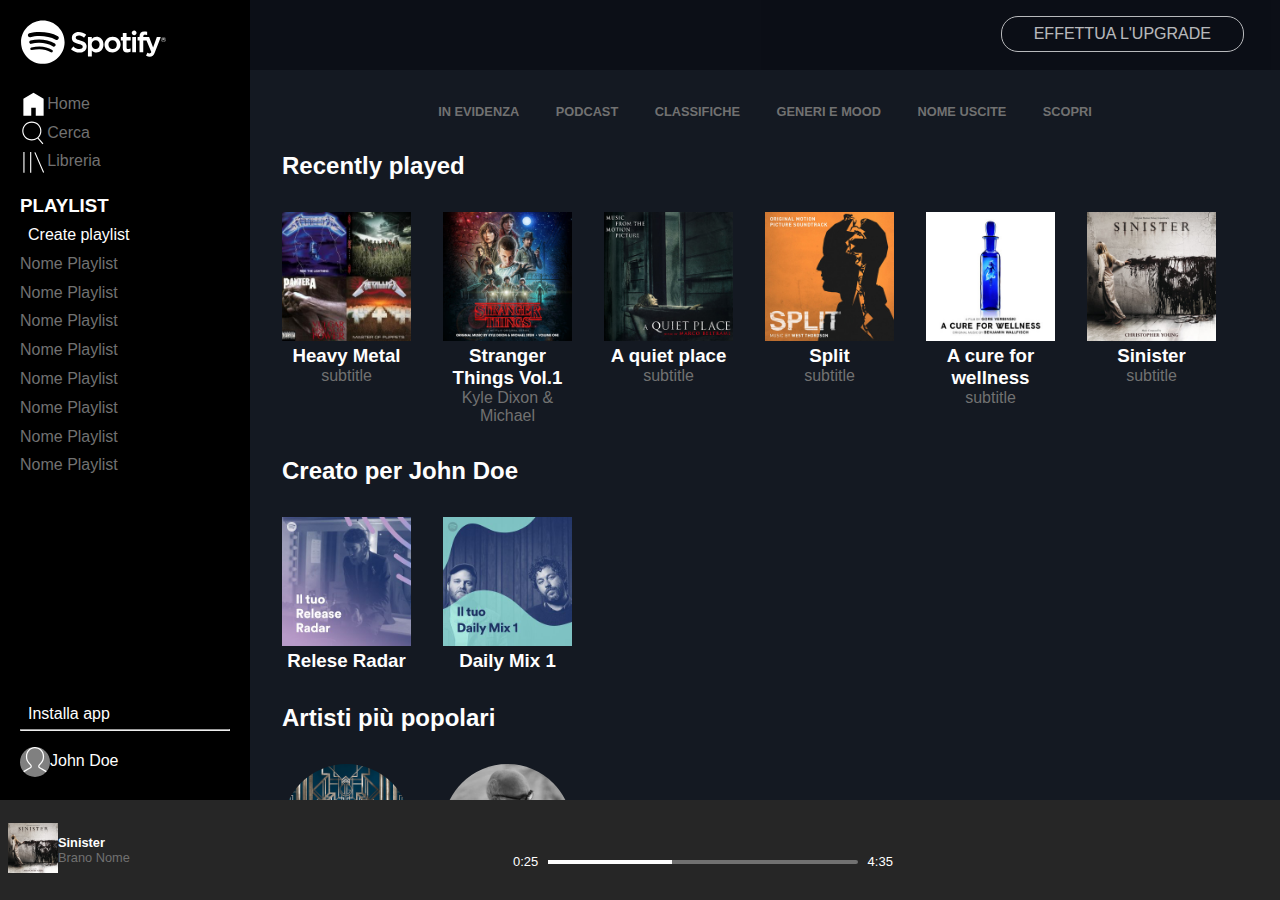
<file: index.html>
<!DOCTYPE html>
<html lang="en">
    <head>
        <meta charset="UTF-8">
        <meta http-equiv="X-UA-Compatible" content="IE=edge">
        <meta name="viewport" content="width=device-width, initial-scale=1.0">
        <link rel="stylesheet" href="https://cdnjs.cloudflare.com/ajax/libs/font-awesome/6.1.1/css/all.min.css" integrity="sha512-KfkfwYDsLkIlwQp6LFnl8zNdLGxu9YAA1QvwINks4PhcElQSvqcyVLLD9aMhXd13uQjoXtEKNosOWaZqXgel0g==" crossorigin="anonymous" referrerpolicy="no-referrer" />
        <link rel="stylesheet" href="css/style.css">
        <title>Spotify</title>
    </head>
    <body>
        
        <main>
            <div class="container-main flex">
                <div class="side-bar flex">

                    <div class="side-top">
                        <!--displynone-->
                        <div class="logo-mobile">
                            <img src="img/logo-small.svg" alt="logo mobile">
                        </div>
                        <!--displynone-->
                        <div class="logo mbot">
                            <img src="img/logo.svg" alt="logo">
                        </div>
                        
                        <div class="btn-principali">
                            <div>
                                <img src="img/home.svg" alt="vai alla home">
                                <span>Home</span>
                            </div>
                            <div>
                                <img src="img/search.svg" alt="cerca">
                                <span>Cerca</span>
                            </div>
                            <div class="mbot">
                                <img src="img/libreria.svg" alt="vai alla libreria">
                                <span>Libreria</span>
                            </div>
                        </div>

                        <div class="playlist">
                            <div>
                                <h3>PLAYLIST</h3>
                                <i class="fa-solid fa-square-plus fa-2x"></i>
                                <span>Create playlist</span>
                            </div>    
                            <ul>
                                <li>Nome Playlist</li>
                                <li>Nome Playlist</li>
                                <li>Nome Playlist</li>
                                <li>Nome Playlist</li>
                                <li>Nome Playlist</li>
                                <li>Nome Playlist</li>
                                <li>Nome Playlist</li>
                                <li>Nome Playlist</li>
                            </ul>
                        </div>
                    </div>    

                    <div class="side-bot">
                        <div class="profilo">
                            <div class="download">
                                <i class="fa-solid fa-circle-arrow-down"></i>
                                <span>Installa app</span>
                            </div>
                            <hr class="mbot">
                            <div class="nome flex">
                                <div class="img-profilo">
                                    <img src="img/profile.svg" alt="immagine profilo">
                                </div>
                                <span>John Doe</span>
                            </div>
                        </div>
                    </div>

                </div>      

                <div class="main-content">
                    <div class="main-topbar">
                        <span class="btn">EFFETTUA L'UPGRADE</span>
                    </div>
                    <div class="container-section">
                        <section class="scritte-top text-center">
                            <span>IN EVIDENZA</span>
                            <span>PODCAST</span>
                            <span>CLASSIFICHE</span>
                            <span>GENERI E MOOD</span>
                            <span>NOME USCITE</span>
                            <span>SCOPRI</span>
                        </section>

                        <section class="recenti">
                            <h2 class="mtop-bot">Recently played</h2>
                            <div class="card-container flex justify-content">

                                <div class="card">
                                    <div class="img">
                                        <img src="img/metal_lifting.jpg" alt="prima card">
                                        <div class="layover"><i class="fa-solid fa-play"></i></div>
                                    </div>
                                    
                                    <div class="text">
                                        <h3>Heavy Metal</h3>
                                        <span>subtitle</span>
                                    </div>
                                </div>

                                <div class="card">
                                    <div class="img">
                                        <img src="img/stranger.jpeg" alt="seconda card">
                                        <div class="layover"><i class="fa-solid fa-play"></i></div>
                                    </div>
                                    <div class="text">
                                        <h3>Stranger Things Vol.1</h3>
                                        <span>Kyle Dixon & Michael</span>
                                    </div>
                                </div>

                                <div class="card">
                                    <div class="img">
                                        <img src="img/aquietplace.jpeg" alt="terza card">
                                        <div class="layover"><i class="fa-solid fa-play"></i></div>
                                    </div>
                                    <div class="text">
                                        <h3>A quiet place</h3>
                                        <span>subtitle</span>
                                    </div>
                                </div>

                                <div class="card">
                                    <div class="img">
                                        <img src="img/split.jpeg" alt="quarta card">
                                        <div class="layover"><i class="fa-solid fa-play"></i></div>
                                    </div>
                                    <div class="text">
                                        <h3>Split</h3>
                                        <span>subtitle</span>
                                    </div>
                                </div>

                                <div class="card">
                                    <div class="img">
                                        <img src="img/cure.jpeg" alt="quinta card">
                                        <div class="layover"><i class="fa-solid fa-play"></i></div>
                                    </div>
                                    <div class="text">
                                        <h3>A cure for wellness</h3>
                                        <span>subtitle</span>
                                    </div>
                                </div>

                                <div class="card">
                                    <div class="img">
                                        <img src="img/sinister.jpeg" alt="sesta card">
                                        <div class="layover"><i class="fa-solid fa-play"></i></div>
                                    </div>
                                    <div class="text">
                                        <h3>Sinister</h3>
                                        <span>subtitle</span>
                                    </div>
                                </div>
                            </div>

                        </section>

                        <section class="creato">
                            <h2 class="mtop-bot">Creato per John Doe</h2>
                            <div class="card-container flex">

                                <div class="card">
                                    <div class="img">
                                        <img src="img/radar.jpeg" alt="settima card">
                                        <div class="layover"><i class="fa-solid fa-play"></i></div>
                                    </div>
                                    <div class="text">
                                        <h3>Relese Radar</h3>
                                    </div>
                                </div>

                                <div class="card">
                                    <div class="img">
                                        <img src="img/mixdaily.jpeg" alt="ottava card">
                                        <div class="layover"><i class="fa-solid fa-play"></i></div>
                                    </div>
                                    <div class="text">
                                        <h3>Daily Mix 1</h3>
                                    </div>
                                </div>
                        </div>

                        <section class="artisti">
                            <h2 class="mtop-bot">Artisti più popolari</h2>
                            <div class="card-container flex">

                                <div class="card">
                                    <div class="img">
                                        <img src="img/youg.jpeg" alt="nona card">
                                        <div class="layover blayover"><i class="fa-solid fa-play"></i></div>
                                    </div>
                                    <div class="text">
                                        <h3>Lana del Rey</h3>
                                    </div>
                                </div>

                                <div class="card">
                                    <div class="img">
                                        <img src="img/einaudi.jpeg" alt="decima card">
                                        <div class="layover blayover"><i class="fa-solid fa-play"></i></div>
                                    </div>
                                    <div class="text">
                                        <h3>Ludovico Einaudi</h3>
                                    </div>
                                </div>
                            </div>
                        </div>
                    </div>
                </div>  
            </div>
        </main>

        <footer>
            
            <div class="left flex align-items">
                <div class="img">
                    <img src="img/sinister.jpeg" alt="brano">
                </div>
                <div class="text">
                    <h4 class="color-white">Sinister</h4>
                    <span class="color-sec">Brano Nome</span>
                </div>
                <div class="icone flex column-dr">
                    <i class="fa-solid fa-heart fa-sm"></i>
                    <i class="fa-solid fa-folder fa-sm"></i>
                </div> 
            </div>

            <div class="center">
                <div class="top text-center">
                    <i class="fa-solid fa-shuffle"></i>
                    <i class="fa-solid fa-backward-step"></i>
                    <i class="fa-solid fa-play fa-2x"></i>
                    <i class="fa-solid fa-forward-step"></i>
                    <i class="fa-solid fa-arrow-rotate-right"></i>
                </div>

                <div class="num flex">
                    <span>0:25</span>
                    <div class="down">
                        <span class="in-down">
                            <div class="cerchio"></div>
                        </span>
                    </div>
                    <span>4:35</span>
                </div>
            </div>
            <div class="right">
                <i class="fa-solid fa-list"></i>
                <i class="fa-solid fa-tv"></i>
                <i class="fa-solid fa-volume-high"></i>
            </div>

        </footer>

    </body>
</html>
</file>
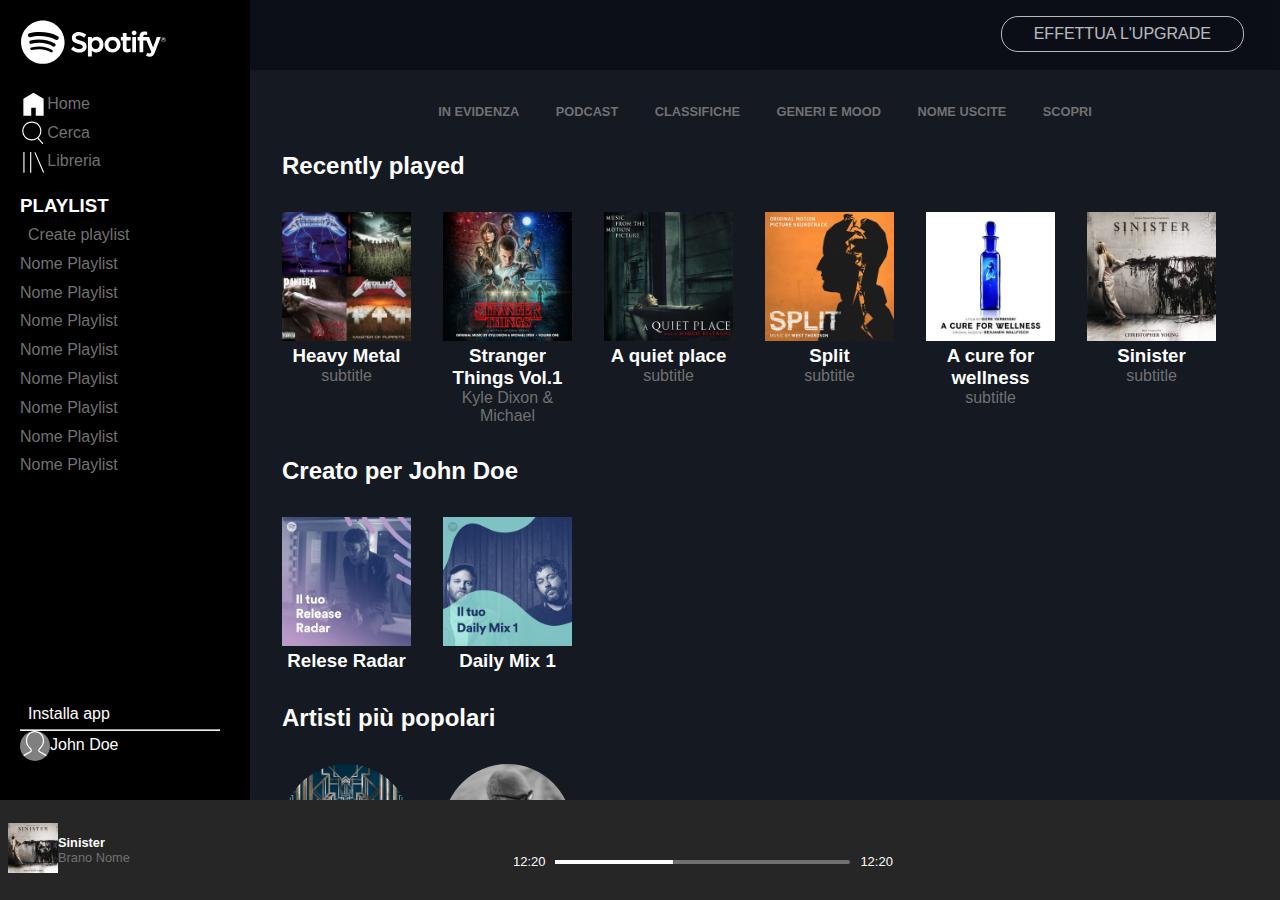
<file: bonus/index.html>
<!DOCTYPE html>
<html lang="en">
    <head>
        <meta charset="UTF-8">
        <meta http-equiv="X-UA-Compatible" content="IE=edge">
        <meta name="viewport" content="width=device-width, initial-scale=1.0">
        <link rel="stylesheet" href="https://cdnjs.cloudflare.com/ajax/libs/font-awesome/6.1.1/css/all.min.css" integrity="sha512-KfkfwYDsLkIlwQp6LFnl8zNdLGxu9YAA1QvwINks4PhcElQSvqcyVLLD9aMhXd13uQjoXtEKNosOWaZqXgel0g==" crossorigin="anonymous" referrerpolicy="no-referrer" />
        <link rel="stylesheet" href="css/style.css">
        <title>Spotify</title>
    </head>
    <body>
        
        <main>
            <div class="container-main flex">
                <div class="side-bar flex">

                    <div class="side-top">
                        <!--displynone-->
                        <div class="logo-mobile">
                            <img src="img/logo-small.svg" alt="logo mobile">
                        </div>
                        <!--displynone-->
                        <div class="logo mbot">
                            <img src="img/logo.svg" alt="logo">
                        </div>

                        <div class="btn-principali">
                            <div>
                                <img src="img/home.svg" alt="">
                                <span>Home</span>
                            </div>
                            <div>
                                <img src="img/search.svg" alt="">
                                <span>Cerca</span>
                            </div>
                            <div class="mbot">
                                <img src="img/libreria.svg" alt="">
                                <span>Libreria</span>
                            </div>
                        </div>

                        <div class="playlist">
                            <h3>PLAYLIST</h3>
                            <ul>
                                <li><i class="fa-solid fa-square-plus fa-2x"></i>Create playlist</a></li>
                                <li>Nome Playlist</li>
                                <li>Nome Playlist</li>
                                <li>Nome Playlist</li>
                                <li>Nome Playlist</li>
                                <li>Nome Playlist</li>
                                <li>Nome Playlist</li>
                                <li>Nome Playlist</li>
                                <li>Nome Playlist</li>
                            </ul>
                        </div>
                    </div>    

                    <div class="side-bot">
                        <div class="profilo">
                            <div class="download">
                                <i class="fa-solid fa-circle-arrow-down"></i>
                                <span>Installa app</span>
                            </div>
                            <hr>
                            <div class="nome flex">
                                <div class="img-profilo">
                                    <img src="img/profile.svg" alt="">
                                </div>
                                <span>John Doe</span>
                            </div>
                        </div>
                    </div>
                </div>      

                <div class="main-content">
                    <div class="main-topbar">
                        <span class="btn">EFFETTUA L'UPGRADE</span>
                    </div>
                    <div class="container-section">
                        <section class="scritte-top text-center">
                            <span>IN EVIDENZA</span>
                            <span>PODCAST</span>
                            <span>CLASSIFICHE</span>
                            <span>GENERI E MOOD</span>
                            <span>NOME USCITE</span>
                            <span>SCOPRI</span>
                        </section>

                        <section class="recenti">
                            <h2 class="mtop-bot">Recently played</h2>
                            <div class="card-container flex justify-content">

                                <div class="card">
                                    <div class="img">
                                        <img src="img/metal_lifting.jpg" alt="prima card">
                                        <div class="layover"><i class="fa-solid fa-play"></i></div>
                                    </div>
                                    
                                    <div class="text">
                                        <h3>Heavy Metal</h3>
                                        <span>subtitle</span>
                                    </div>
                                </div>

                                <div class="card">
                                    <div class="img">
                                        <img src="img/stranger.jpeg" alt="seconda card">
                                        <div class="layover"><i class="fa-solid fa-play"></i></div>
                                    </div>
                                    <div class="text">
                                        <h3>Stranger Things Vol.1</h3>
                                        <span>Kyle Dixon & Michael</span>
                                    </div>
                                </div>

                                <div class="card card-none2">
                                    <div class="img">
                                        <img src="img/aquietplace.jpeg" alt="terza card">
                                        <div class="layover"><i class="fa-solid fa-play"></i></div>
                                    </div>
                                    <div class="text">
                                        <h3>A quiet place</h3>
                                        <span>subtitle</span>
                                    </div>
                                </div>

                                <div class="card card-none2">
                                    <div class="img">
                                        <img src="img/split.jpeg" alt="quarta card">
                                        <div class="layover"><i class="fa-solid fa-play"></i></div>
                                    </div>
                                    <div class="text">
                                        <h3>Split</h3>
                                        <span>subtitle</span>
                                    </div>
                                </div>

                                <div class="card card-none1">
                                    <div class="img">
                                        <img src="img/cure.jpeg" alt="quinta card">
                                        <div class="layover"><i class="fa-solid fa-play"></i></div>
                                    </div>
                                    <div class="text">
                                        <h3>A cure for wellness</h3>
                                        <span>subtitle</span>
                                    </div>
                                </div>

                                <div class="card card-none1">
                                    <div class="img">
                                        <img src="img/sinister.jpeg" alt="sesta card">
                                        <div class="layover"><i class="fa-solid fa-play"></i></div>
                                    </div>
                                    <div class="text">
                                        <h3>Sinister</h3>
                                        <span>subtitle</span>
                                    </div>
                                </div>
                            </div>

                        </section>

                        <section class="creato">
                            <h2 class="mtop-bot">Creato per John Doe</h2>
                            <div class="card-container flex">

                                <div class="card">
                                    <div class="img">
                                        <img src="img/radar.jpeg" alt="settima card">
                                        <div class="layover"><i class="fa-solid fa-play"></i></div>
                                    </div>
                                    <div class="text">
                                        <h3>Relese Radar</h3>
                                    </div>
                                </div>

                                <div class="card">
                                    <div class="img">
                                        <img src="img/mixdaily.jpeg" alt="ottava card">
                                        <div class="layover"><i class="fa-solid fa-play"></i></div>
                                    </div>
                                    <div class="text">
                                        <h3>Daily Mix 1</h3>
                                    </div>
                                </div>
                        </div>

                        <section class="artisti">
                            <h2 class="mtop-bot">Artisti più popolari</h2>
                            <div class="card-container flex">

                                <div class="card">
                                    <div class="img">
                                        <img src="img/youg.jpeg" alt="nona card">
                                        <div class="layover blayover"><i class="fa-solid fa-play"></i></div>
                                    </div>
                                    <div class="text">
                                        <h3>Lana del Rey</h3>
                                    </div>
                                </div>

                                <div class="card">
                                    <div class="img">
                                        <img src="img/einaudi.jpeg" alt="decima card">
                                        <div class="layover blayover"><i class="fa-solid fa-play"></i></div>
                                    </div>
                                    <div class="text">
                                        <h3>Ludovico Einaudi</h3>
                                    </div>
                                </div>
                            </div>
                        </div>
                    </div>
                </div>  
            </div>
        </main>

        <footer>
            
            <div class="left flex align-items">
                <div class="img">
                    <img src="img/sinister.jpeg" alt="brano">
                </div>
                <div class="text">
                    <h4 class="color-white">Sinister</h4>
                    <span class="color-sec">Brano Nome</span>
                </div>
                <div class="icone flex column-dr">
                    <i class="fa-solid fa-heart fa-sm"></i>
                    <i class="fa-solid fa-folder fa-sm"></i>
                </div> 
            </div>

            <div class="center">
                <div class="top text-center">
                    <i class="casual fa-solid fa-shuffle"></i>
                    <i class="back fa-solid fa-backward-step"></i>
                    <i class="play fa-solid fa-play fa-2x"></i>
                    <i class="after fa-solid fa-forward-step"></i>
                    <i class="reload fa-solid fa-arrow-rotate-right"></i>
                </div>

                <div class="num flex">
                    <span>12:20</span>
                    <div class="down">
                        <span class="in-down">
                            <div class="cerchio"></div>
                        </span>
                    </div>
                    <span>12:20</span>
                </div>
                
            </div>
            <div class="right">
                <i class="fa-solid fa-list"></i>
                <i class="fa-solid fa-tv"></i>
                <i class="fa-solid fa-volume-high"></i>
            </div>

        </footer>

    </body>
</html>
</file>
<file: css/style.css>
*{
    margin: 0;
    padding: 0;
    box-sizing: border-box;
}
:root{
    --primary-color: #141922;
    --secondary-color: #080b12;
    --bar-color: #000;
    --footer-color: #262626;

    /*text color*/
    --primary-text: #fefefe;
    --secondary-text: #717171;
}

body{
    font-family: sans-serif;
    height: 100vh;
    overflow: hidden;
}

.btn{
    display: inline-block;
    background-color: var(--secondary-color);
    color: var(--primary-text);
    border:1px solid var(--primary-text);
    border-radius: 17px;
    padding: 0.5rem 2rem;
    margin-right: 20px;
}
/*Inizio regole renerali*/
img{
    width: 100%;
}

a{
    text-decoration: none;
}

li{
    list-style: none;
}

.flex{
    display: flex;
}

.align-items{
    align-items: center;
}

.justify-content{
    justify-content: space-between;
}

.justify-center{
    justify-content: center;
}

.text-center{
    text-align: center;
}

.column-dr{
    flex-direction: column;
}

.mtop-bot{
    margin: 2rem 0;
}

.mbot{
    margin-bottom: 1rem;
}

.padding-text{
    padding: 0 1rem;
}

.color-white{
    color: var(--primary-text);
}

.color-sec{
    color: var(--secondary-text);
}

/*Fine regole renerali*/


/*Inizio Main*/
.container-main{
    height: calc( 100vh - 100px );
}

.main-content{
    background-color: var(--primary-color);
    width: calc( 100% - 250px );
    height: calc( 100vh - 100px );
}

.main-topbar{
    height: 70px;
    width: calc( 100% - 250px );
    background-color: var(--secondary-color);
    text-align: right;
    opacity: 0.7;
    padding: 1rem;
    position: fixed;
    z-index: 99;
    top: 0;
    right: 0;

}


 /*sidebar*/
 .side-bar{
    background-color: var(--bar-color);
    color: var(--primary-text);
    height: 100%;
    width: 250px;
    flex-shrink: 0;
    padding: 20px 20px 0px 20px;
    flex-direction: column;
    line-height: 1.8rem;
}

.side-top{
    height: calc(100% - 100px);
    width: 100%;
    min-height: 300px;
    display: flex;
    flex-direction: column;
}

.side-bot{
    height: 100px;
    width: 100%;
}

.side-top .logo-mobile{
    display: none;
}

.side-top .logo{
    width: 70%;
}

.btn-principali{
    width: 13%;
    color: var(--secondary-text);
}

.playlist ul{
    overflow-y: auto;
}

.btn-principali div{
    display: flex; 
}

.side-bot .profilo{
    height: 100%;
    background-color: var(--bar-color);
}

.side-bar i{
    margin-right: 0.5rem;
}

.side-bar li{
    color: var(--secondary-text);
}

.img-profilo{
    width: 30px;
    height: 30px;
    background-color: gray;
    border-radius: 50%;
    overflow: hidden;
 }

 .playlist{
    overflow: hidden;
    display: flex;
    flex-direction: column;
 }


/*content*/
.main-content .scritte-top{
    color: var(--secondary-text);
    margin-top: 70px;
}

.container-section{
    color: var(--primary-text);
    padding: 2rem;
    height: calc( 100vh - 100px);
    overflow-y: auto;
    flex-wrap: wrap;
}

.main-content .scritte-top span{
    padding: 0 1rem;
    font-weight:bold; 
    font-size: 0.8rem;
}

.recenti .card, 
.creato .card, 
.artisti .card{
    width: calc( ( 100% / 6 ) - 2rem );
    margin-right: 2rem;
}

.recenti span,
.creato  span,
.artisti span{
    color: var(--secondary-text);
}

.artisti img{
    border-radius: 50%;
}

section .text{
    text-align: center;
}
/*Fine Main*/




/*Inizio footer*/
footer{
    height: 100px;
    background-color: var(--footer-color);
    position: sticky;
    z-index: 999;
    bottom: 0;
    padding: 0 0.5rem;
    display: flex;
    justify-content: space-between;
    align-items: center;
}

footer .img{
    width: 50px;
}

footer i{
    color: white;
    font-size: 20px;
    padding: 1rem;
}

footer .left .text{
    font-size: 0.8rem;
}

footer .left i{
    padding: 0.5rem;
}

footer .right i{
    font-size: 13px;
    padding: 2px;
}

footer .right{
    text-align: right;
} 

.center {
    width: 400px;
}

.center .down{
    background-color: var(--secondary-text);
    width: 90%;
    height: 4px;
    border-radius: 10px;
    position: relative;
}

.center .down .in-down{
    background-color: var(--primary-text);
    height: 4px;
    position: absolute;
    width: 40%;
}

.down .in-down .cerchio{
    height: 15px;
    width: 15px;
    position: absolute;
    background-color: var(--primary-text);
    border-radius: 50%;
    bottom: -5.9px;
    left: 100%;
    display: none;
}

.center .top i{
    font-size: 20px;
}

.num{
    color: white;
    font-size: 13px;
    align-items: center;
}

.num > span {
    margin: 0 10px;
}

/*Fine footer*/





/*gestione Hover*/
.btn:hover{
    transform: scale(1.1);
}

.center .down:hover .in-down{
    background-color: green;
}

.center .down:hover .cerchio{
    display: block;
}

.playlist li:hover,
.btn-principali span:hover,
.scritte-top span:hover {
    color: var(--primary-text);
}



/*inizio gestione hover img*/
.img{
    position: relative;
}

.layover{
    background-color: rgba(0, 0, 0, 0.5);
    position: absolute;
    top: 0;
    right: 0;
    left: 0;
    bottom: 0;
    display: none;
}

.blayover{
    border-radius: 50%;
}

.layover i{
    position: absolute;
    left: 50%;
    top: 50%;
    transform: translate( -50% , -50% );
    font-size: 50px;
}

.img:hover .layover{
    display: block;
}
/*fine gestione hover img*/























/*Media*/

/*Primo Break*/
@media screen and (max-width: 992px){
    .recenti .card, 
    .creato .card, 
    .artisti .card{
        width: calc( ( 100% / 4 ) - 1rem );
        margin-right: 1rem;
    }

    .container-section{
        padding: 1rem;
    }

    .recenti .card-container{
        flex-wrap: wrap;
        justify-content: flex-start;
    }
    
}




/*Secondo Break*/

@media screen and (max-width: 768px){
    .recenti .card, 
    .creato .card, 
    .artisti .card{
        width: calc( ( 100% / 2 ) - 1rem );
        margin-right: 1rem;
    }

    .recenti .card-container{
        flex-wrap: wrap;
        justify-content: flex-start;
    }
}



/*Terzo Break*/
@media screen and (max-width: 576px){
    .side-bar .logo, 
    .side-bar .playlist{
        display: none;
    }

    .side-bot span,
    hr,
    .download{
        display: none;
    }

    .btn-principali span{
        display: none;
    }

    .btn-principali img{
        width: 30px;
    }

    .btn-principali > div{
        display: block;
    }

    .side-top .logo-mobile{
        display: block;
        width: 30px;
    }

    .left .text{
        display: none;
    }


    .side-bar{
        width: 70px;
    }

    .main-content{
        background-color: var(--primary-color);
        width: calc(100% - 70px);
    }

    .main-topbar{
        height: 70px;
        width: calc( 100% - 70px );
    }

    footer .right{
        display: flex;
        flex-direction: column;
    }

    footer{
        padding: 0;
    }

}
</file>
<file: bonus/css/style.css>
*{
    margin: 0;
    padding: 0;
    box-sizing: border-box;
}
:root{
    --primary-color: #141922;
    --secondary-color: #080b12;
    --bar-color: #000;
    --footer-color: #262626;

    /*text color*/
    --primary-text: #fefefe;
    --secondary-text: #717171;
}

body{
    font-family: sans-serif;
    height: 100vh;
    overflow: hidden;
}

.btn{
    display: inline-block;
    background-color: var(--secondary-color);
    color: var(--primary-text);
    border:1px solid var(--primary-text);
    border-radius: 17px;
    padding: 0.5rem 2rem;
    margin-right: 20px;
}
/*Inizio regole renerali*/
img{
    width: 100%;
}

a{
    text-decoration: none;
}

li{
    list-style: none;
}

.flex{
    display: flex;
}

.align-items{
    align-items: center;
}

.justify-content{
    justify-content: space-between;
}

.justify-center{
    justify-content: center;
}

.text-center{
    text-align: center;
}

.column-dr{
    flex-direction: column;
}

.mtop-bot{
    margin: 2rem 0;
}

.mbot{
    margin-bottom: 1rem;
}

.padding-text{
    padding: 0 1rem;
}

.color-white{
    color: var(--primary-text);
}

.color-sec{
    color: var(--secondary-text);
}

/*Fine regole renerali*/


/*Inizio Main*/
.container-main{
    height: calc( 100vh - 100px );
}

.side-bar{
    background-color: var(--bar-color);
    height: 100%;
    width: 250px;
    flex-shrink: 0;
    padding: 20px;
    flex-direction: column;
    justify-content: space-between;
}

.main-content{
    background-color: var(--primary-color);
    width: calc( 100% - 250px );
    height: calc( 100vh - 100px );
}

.main-topbar{
    height: 70px;
    width: calc( 100% - 250px );
    background-color: var(--secondary-color);
    text-align: right;
    opacity: 0.7;
    padding: 1rem;
    position: fixed;
    z-index: 99;
    top: 0;
    right: 0;

}

.side-top .logo-mobile{
    display: none;
}

.btn-principali{
    width: 13%;
    color: var(--secondary-text);
}

.btn-principali div{
    display: flex; 
}

 /*sidebar*/

.container-main .side-bar{
    color: var(--primary-text);
    line-height: 1.8rem;
}

.container-main .side-bar .logo{
    width: 70%;
}

.container-main .side-bar i{
    margin-right: 0.5rem;
}

.container-main .side-bar li{
    color: var(--secondary-text);
}


.side-bot .profilo{
    position: fixed;
    margin-bottom: 100px;
    height: 100px;
    width: 200px;
    background-color: var(--bar-color);
    bottom: 0;
}


/*content*/
.main-content .scritte-top{
    color: var(--secondary-text);
    margin-top: 70px;
}

.container-section{
    color: var(--primary-text);
    padding: 2rem;
    height: calc( 100vh - 100px);
    overflow-y: auto;
    flex-wrap: wrap;
}

.main-content .scritte-top span{
    padding: 0 1rem;
    font-weight:bold; 
    font-size: 0.8rem;
}

.recenti .card, 
.creato .card, 
.artisti .card{
    width: calc( ( 100% / 6 ) - 2rem );
    margin-right: 2rem;
}

.recenti span,
.creato  span,
.artisti span{
    color: var(--secondary-text);
}

.artisti img{
    border-radius: 50%;
}

section .text{
    text-align: center;
}

.img-profilo{
    width: 30px;
    height: 30px;
    background-color: gray;
    border-radius: 50%;
    overflow: hidden;
 }
/*Fine Main*/




/*Inizio footer*/
footer{
    height: 100px;
    background-color: var(--footer-color);
    position: sticky;
    z-index: 999;
    bottom: 0;
    padding: 0 0.5rem;
    display: flex;
    justify-content: space-between;
    align-items: center;
}

footer .img{
    width: 50px;
}

footer i{
    color: white;
    font-size: 20px;
    padding: 1rem;
}

footer .left .text{
    font-size: 0.8rem;
}

footer .left i{
    padding: 0.5rem;
}

footer .right i{
    font-size: 13px;
    padding: 2px;
}

footer .right{
    text-align: right;
} 

.center {
    width: 400px;
}

.center .down{
    background-color: var(--secondary-text);
    width: 90%;
    height: 4px;
    border-radius: 10px;
    position: relative;
}

.center .down .in-down{
    background-color: var(--primary-text);
    height: 4px;
    position: absolute;
    width: 40%;
    animation: ed 3s linear 3;
}

@keyframes ed{
    0%{
        width: 0%;
    }
    50%{
        width: 50%;
    }
    100%{
        width: 100%;
    }
    
}

.down .in-down .cerchio{
    height: 15px;
    width: 15px;
    position: absolute;
    background-color: var(--primary-text);
    border-radius: 50%;
    bottom: -5.9px;
    left: 100%;
    display: none;
}

.center .top i{
    font-size: 20px;
}

.num{
    color: white;
    font-size: 13px;
    align-items: center;
}

.num > span {
    margin: 0 10px;
}
/*Fine footer*/





/*gestione Hover*/
.center .top .play:hover{
    transform: scale(1.9);
}

.center .top .casual:hover,
.center .top .back:hover,
.center .top .after:hover,
.center .top .reload:hover{
    transform: scale(1.5);
}

.btn:hover{
    transform: scale(1.1);
}

.center .down:hover .in-down{
    background-color: green;
}

.center .down:hover .cerchio{
    display: block;
}

.playlist li:hover,
.btn-principali span:hover,
.scritte-top span:hover {
    color: var(--primary-text);
}



/*inizio gestione hover img*/
.img{
    position: relative;
}

.layover{
    background-color: rgba(0, 0, 0, 0.5);
    position: absolute;
    top: 0;
    right: 0;
    left: 0;
    bottom: 0;
    display: none;
}

.blayover{
    border-radius: 50%;
}

.layover i{
    position: absolute;
    left: 50%;
    top: 50%;
    transform: translate( -50% , -50% );
    font-size: 50px;
}

.img:hover .layover{
    display: block;
}
/*fine gestione hover img*/























/*Media*/

/*Primo Break*/
@media screen and (max-width: 992px){
    .recenti .card, 
    .creato .card, 
    .artisti .card{
        width: calc( ( 100% / 4 ) - 2rem );
        margin-right: 2rem;
    }

    .recenti .card-container{
        flex-wrap: wrap;
        justify-content: flex-start;
    }

    .card-none1{
        display: none;
    }
    
}




/*Secondo Break*/

@media screen and (max-width: 768px){
    .recenti .card, 
    .creato .card, 
    .artisti .card{
        width: calc( ( 100% / 2 ) - 2rem );
        margin-right: 2rem;
    }

    .recenti .card-container{
        flex-wrap: wrap;
        justify-content: flex-start;
    }

    .card-none2{
        display: none;
    }
    
}



/*Terzo Break*/
@media screen and (max-width: 576px){
    .side-bar .logo, 
    .side-bar .playlist{
        display: none;
    }

    .side-bot span,
    hr,
    .download{
        display: none;
    }

    .btn-principali span{
        display: none;
    }

    .btn-principali img{
        width: 30px;
    }

    .btn-principali > div{
        display: block;
    }

    .side-top .logo-mobile{
        display: block;
        width: 30px;
    }

    .side-bot .profilo{
        width: 50px;
    }



    .side-bar{
        width: 70px;
    }

    .main-content{
        background-color: var(--primary-color);
        width: 85%;
    }

    .main-topbar{
        height: 70px;
        width: calc( 100% - 70px );
    }

    footer .right{
        display: flex;
        flex-direction: column;
    }

}




/*media in altezza*/
@media screen and (max-height: 445px){
    .main-topbar{
        display: none;
    }

    .main-content .scritte-top {
        margin-top: 10px;
    }
}
</file>
